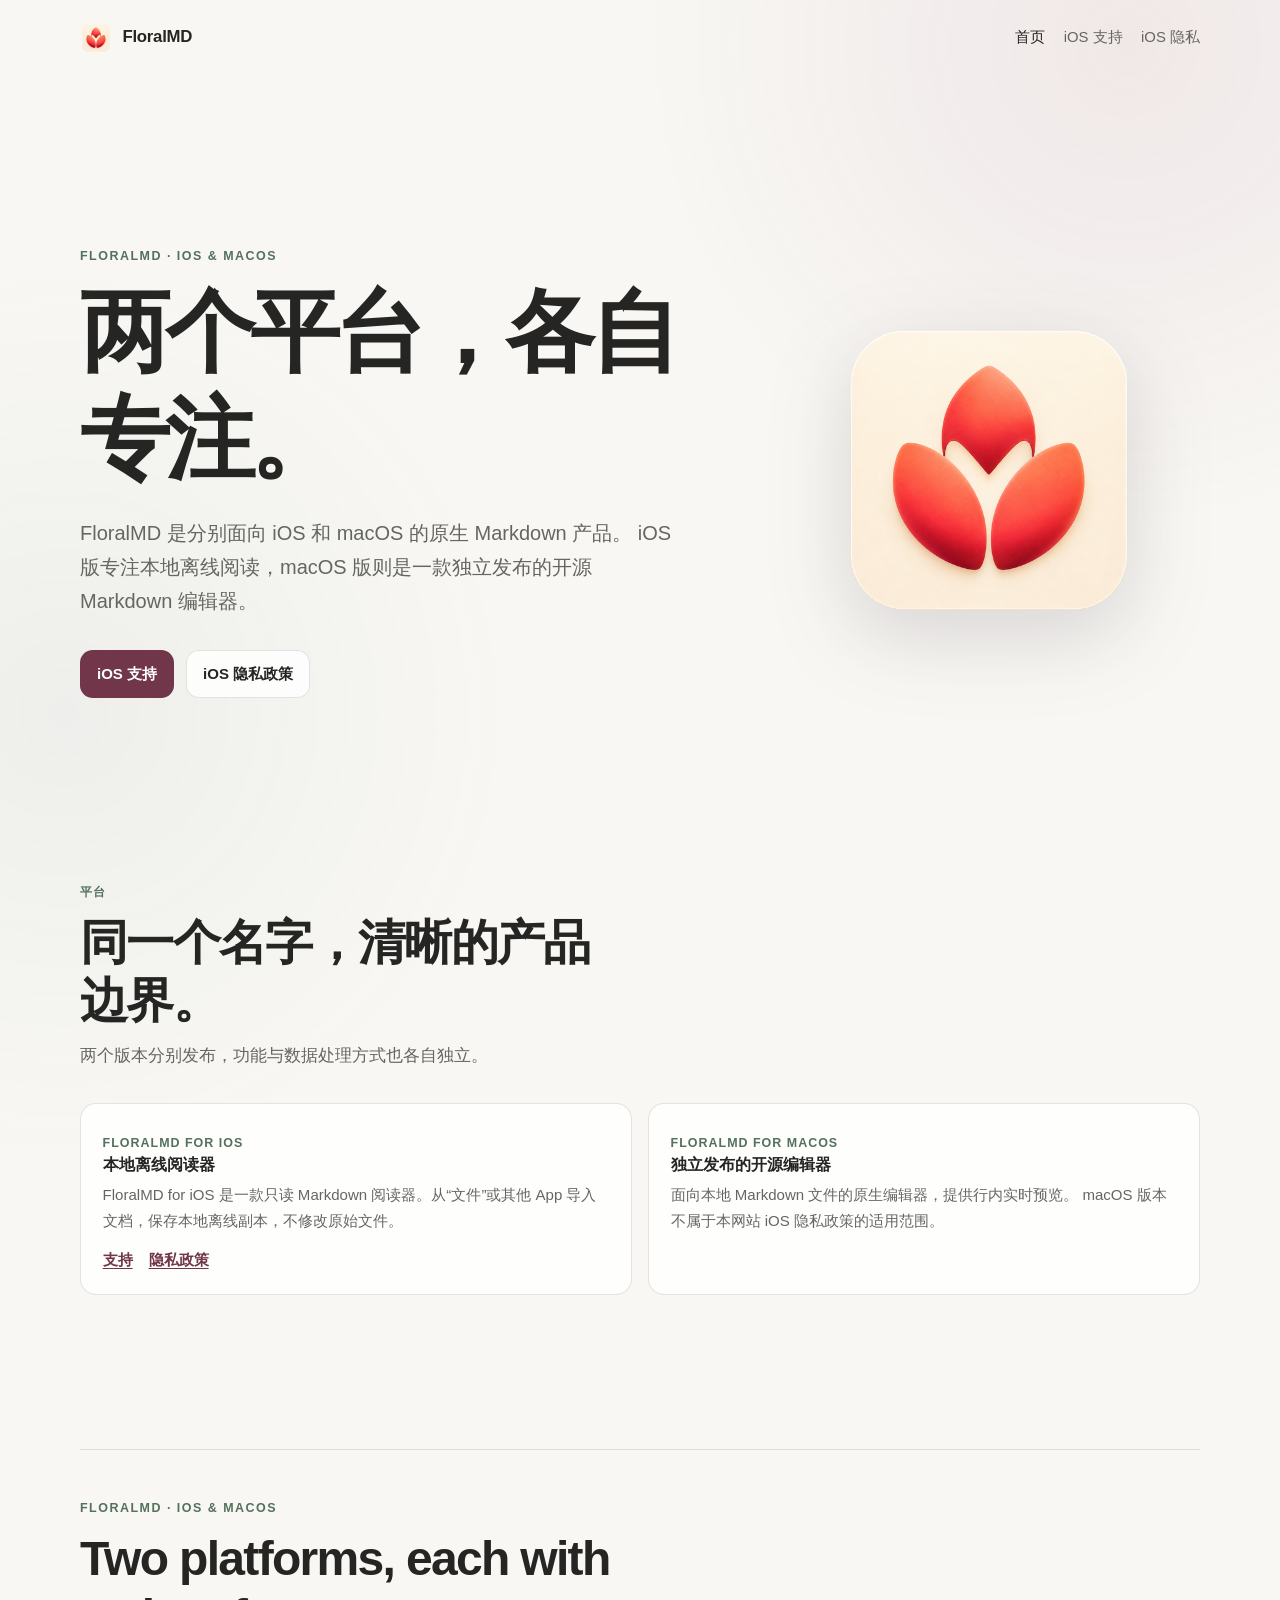
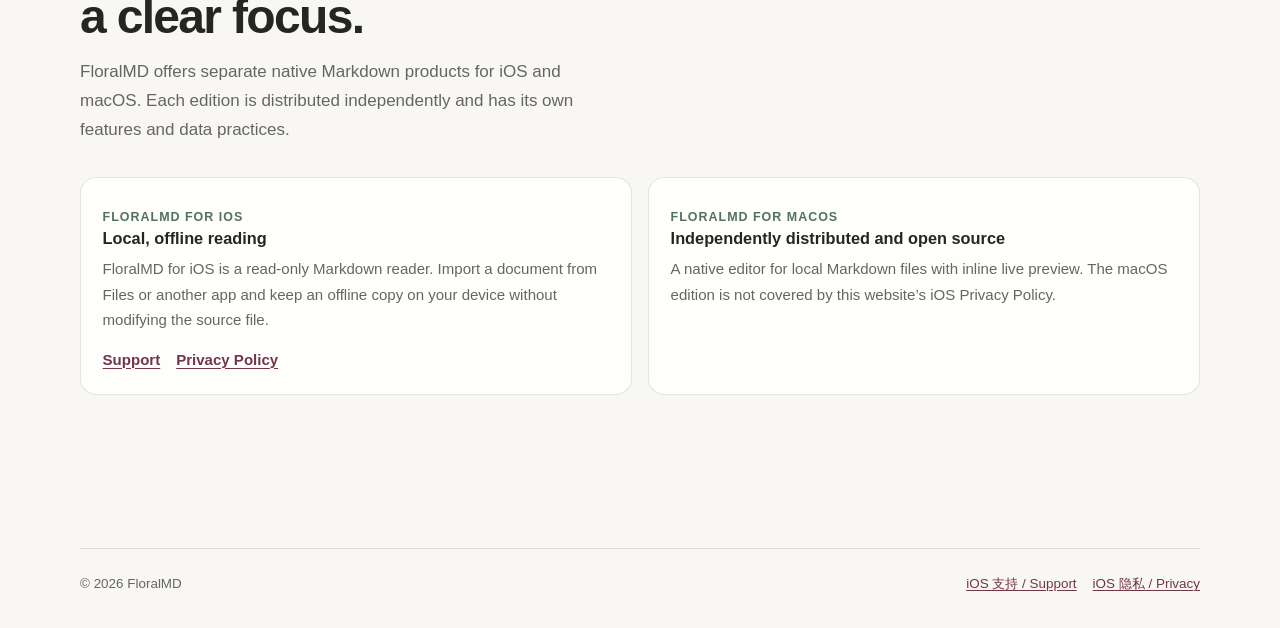
<file: index.html>
<!doctype html>
<html lang="zh-CN">
  <head>
    <meta charset="utf-8">
    <meta name="viewport" content="width=device-width, initial-scale=1">
    <meta
      name="description"
      content="FloralMD 为 iOS 与 macOS 提供各自独立的原生 Markdown 体验。"
    >
    <title>FloralMD — Markdown for iOS and macOS</title>
    <link rel="icon" href="./app-icon.png">
    <link rel="stylesheet" href="./styles.css">
  </head>
  <body>
    <a class="skip-link" href="#main">跳到主要内容</a>
    <header class="site-header">
      <a class="brand" href="./" aria-label="FloralMD 首页">
        <img class="brand-icon" src="./app-icon.png" alt="">
        <span>FloralMD</span>
      </a>
      <nav class="site-nav" aria-label="主要导航">
        <a href="./" aria-current="page">首页</a>
        <a href="./support/">iOS 支持</a>
        <a href="./privacy/">iOS 隐私</a>
      </nav>
    </header>

    <main class="page-shell" id="main">
      <section class="hero">
        <div>
          <p class="eyebrow">FloralMD · iOS &amp; macOS</p>
          <h1>两个平台，各自专注。</h1>
          <p class="hero-copy">
            FloralMD 是分别面向 iOS 和 macOS 的原生 Markdown 产品。
            iOS 版专注本地离线阅读，macOS 版则是一款独立发布的开源 Markdown 编辑器。
          </p>
          <div class="hero-actions">
            <a class="button primary" href="./support/">iOS 支持</a>
            <a class="button" href="./privacy/">iOS 隐私政策</a>
          </div>
        </div>
        <div class="app-icon-stage">
          <img
            class="hero-app-icon"
            src="./app-icon.png"
            alt="FloralMD App 图标"
          >
        </div>
      </section>

      <section class="section">
        <div class="section-heading">
          <p class="eyebrow">平台</p>
          <h2>同一个名字，清晰的产品边界。</h2>
          <p class="section-intro">
            两个版本分别发布，功能与数据处理方式也各自独立。
          </p>
        </div>
        <div class="platform-grid">
          <article class="platform-card">
            <p class="platform-label">FloralMD for iOS</p>
            <h3>本地离线阅读器</h3>
            <p>
              FloralMD for iOS 是一款只读 Markdown 阅读器。从“文件”或其他 App
              导入文档，保存本地离线副本，不修改原始文件。
            </p>
            <p class="card-links">
              <a href="./support/">支持</a>
              <a href="./privacy/">隐私政策</a>
            </p>
          </article>
          <article class="platform-card">
            <p class="platform-label">FloralMD for macOS</p>
            <h3>独立发布的开源编辑器</h3>
            <p>
              面向本地 Markdown 文件的原生编辑器，提供行内实时预览。
              macOS 版本不属于本网站 iOS 隐私政策的适用范围。
            </p>
          </article>
        </div>
      </section>

      <section class="section english-block" lang="en">
        <div class="section-heading">
          <p class="eyebrow">FloralMD · iOS &amp; macOS</p>
          <h2>Two platforms, each with a clear focus.</h2>
          <p class="section-intro">
            FloralMD offers separate native Markdown products for iOS and
            macOS. Each edition is distributed independently and has its own
            features and data practices.
          </p>
        </div>
        <div class="platform-grid">
          <article class="platform-card">
            <p class="platform-label">FloralMD for iOS</p>
            <h3>Local, offline reading</h3>
            <p>
              FloralMD for iOS is a read-only Markdown reader. Import a
              document from Files or another app and keep an offline copy on
              your device without modifying the source file.
            </p>
            <p class="card-links">
              <a href="./support/">Support</a>
              <a href="./privacy/">Privacy Policy</a>
            </p>
          </article>
          <article class="platform-card">
            <p class="platform-label">FloralMD for macOS</p>
            <h3>Independently distributed and open source</h3>
            <p>
              A native editor for local Markdown files with inline live
              preview. The macOS edition is not covered by this website’s iOS
              Privacy Policy.
            </p>
          </article>
        </div>
      </section>
    </main>

    <footer class="site-footer">
      <span>© 2026 FloralMD</span>
      <span class="footer-links">
        <a href="./support/">iOS 支持 / Support</a>
        <a href="./privacy/">iOS 隐私 / Privacy</a>
      </span>
    </footer>
  </body>
</html>
</file>
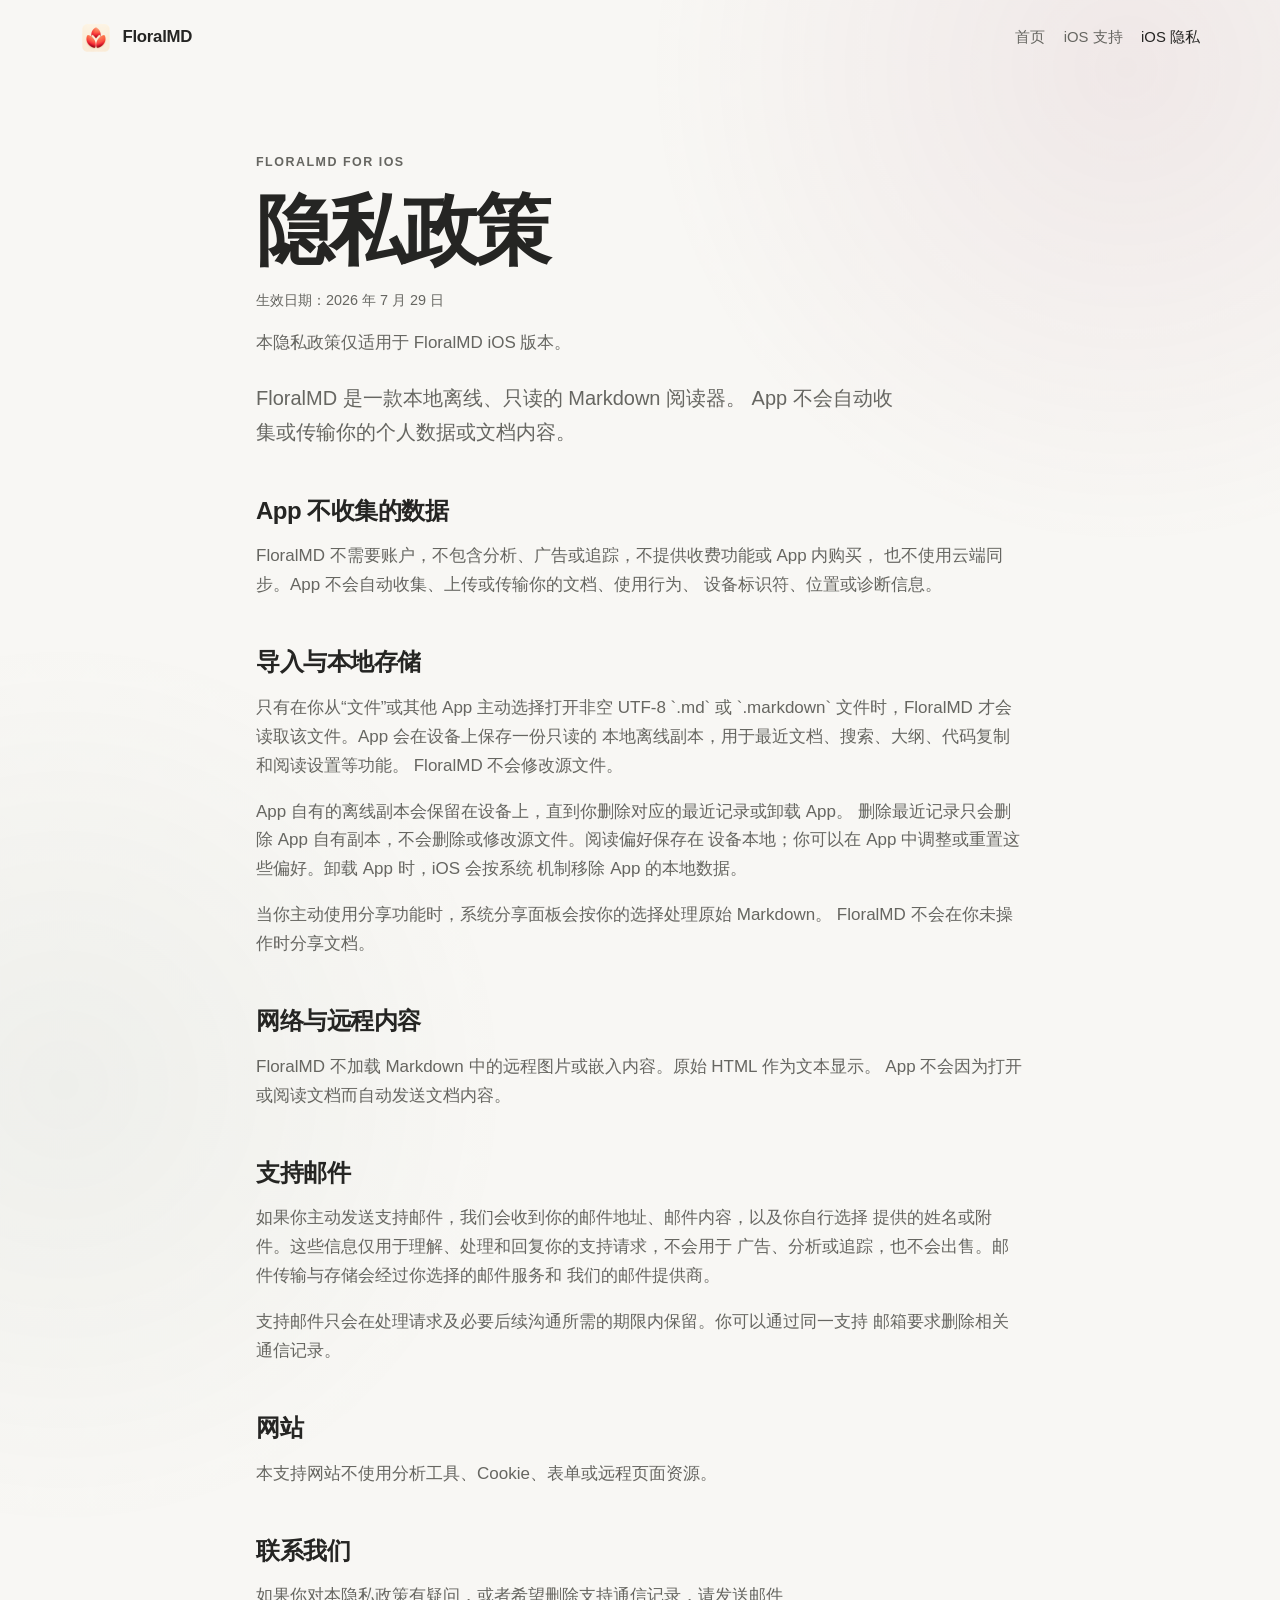
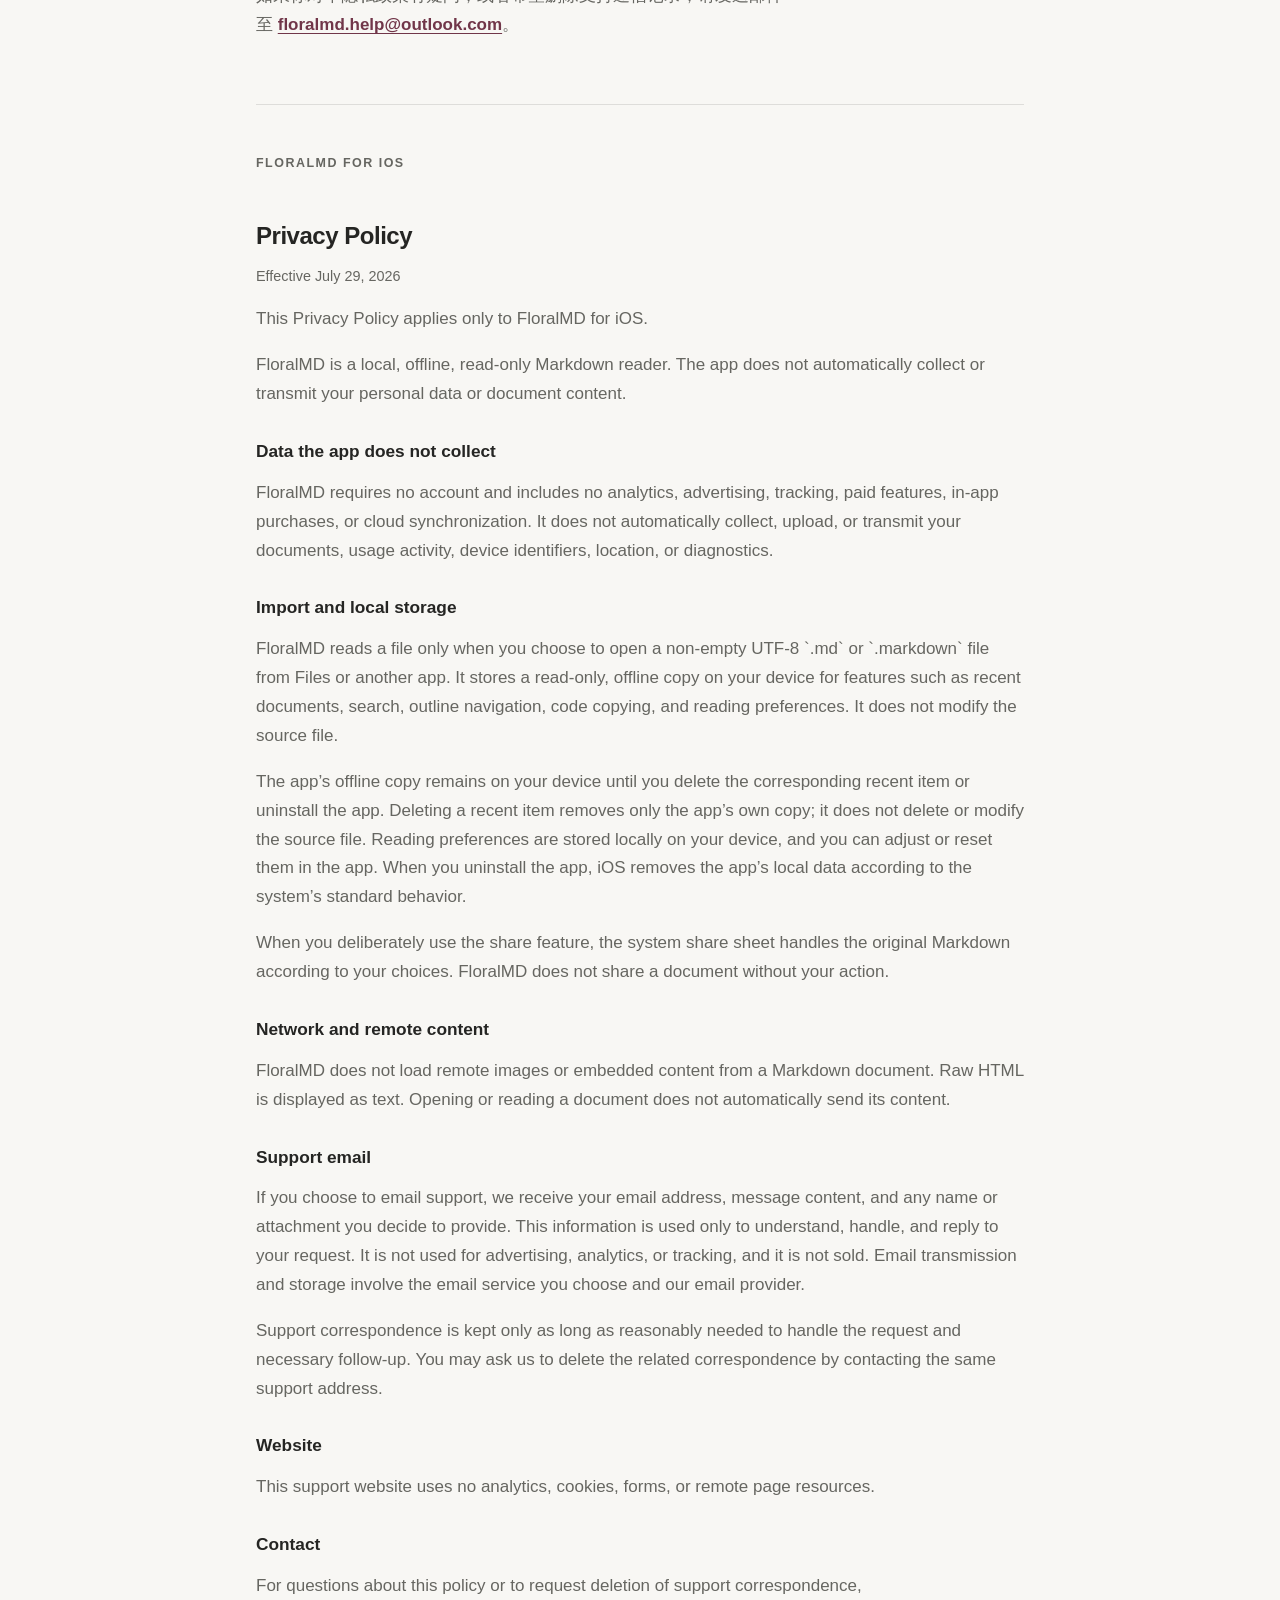
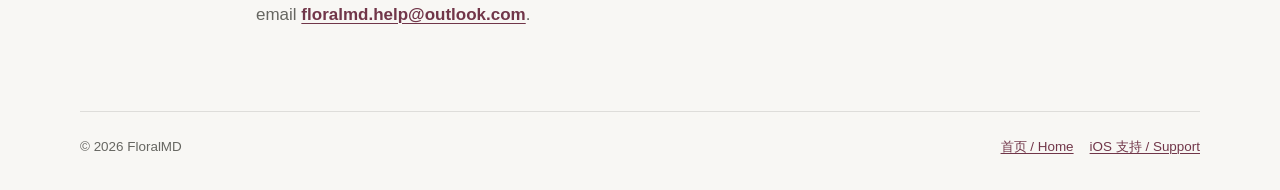
<file: privacy/index.html>
<!doctype html>
<html lang="zh-CN">
  <head>
    <meta charset="utf-8">
    <meta name="viewport" content="width=device-width, initial-scale=1">
    <meta
      name="description"
      content="FloralMD iOS 隐私政策。"
    >
    <title>隐私政策 — FloralMD</title>
    <link rel="icon" href="../app-icon.png">
    <link rel="stylesheet" href="../styles.css">
  </head>
  <body>
    <a class="skip-link" href="#main">跳到主要内容</a>
    <header class="site-header">
      <a class="brand" href="../" aria-label="FloralMD 首页">
        <img class="brand-icon" src="../app-icon.png" alt="">
        <span>FloralMD</span>
      </a>
      <nav class="site-nav" aria-label="主要导航">
        <a href="../">首页</a>
        <a href="../support/">iOS 支持</a>
        <a href="./" aria-current="page">iOS 隐私</a>
      </nav>
    </header>

    <main class="page-shell prose" id="main">
      <p class="eyebrow">FloralMD for iOS</p>
      <h1 class="page-title">隐私政策</h1>
      <p class="meta">生效日期：2026 年 7 月 29 日</p>
      <p>
        本隐私政策仅适用于 FloralMD iOS 版本。
      </p>
      <p class="hero-copy">
        FloralMD 是一款本地离线、只读的 Markdown 阅读器。
        App 不会自动收集或传输你的个人数据或文档内容。
      </p>

      <h2>App 不收集的数据</h2>
      <p>
        FloralMD 不需要账户，不包含分析、广告或追踪，不提供收费功能或 App 内购买，
        也不使用云端同步。App 不会自动收集、上传或传输你的文档、使用行为、
        设备标识符、位置或诊断信息。
      </p>

      <h2>导入与本地存储</h2>
      <p>
        只有在你从“文件”或其他 App 主动选择打开非空 UTF-8 `.md` 或
        `.markdown` 文件时，FloralMD 才会读取该文件。App 会在设备上保存一份只读的
        本地离线副本，用于最近文档、搜索、大纲、代码复制和阅读设置等功能。
        FloralMD 不会修改源文件。
      </p>
      <p>
        App 自有的离线副本会保留在设备上，直到你删除对应的最近记录或卸载 App。
        删除最近记录只会删除 App 自有副本，不会删除或修改源文件。阅读偏好保存在
        设备本地；你可以在 App 中调整或重置这些偏好。卸载 App 时，iOS 会按系统
        机制移除 App 的本地数据。
      </p>
      <p>
        当你主动使用分享功能时，系统分享面板会按你的选择处理原始 Markdown。
        FloralMD 不会在你未操作时分享文档。
      </p>

      <h2>网络与远程内容</h2>
      <p>
        FloralMD 不加载 Markdown 中的远程图片或嵌入内容。原始 HTML 作为文本显示。
        App 不会因为打开或阅读文档而自动发送文档内容。
      </p>

      <h2>支持邮件</h2>
      <p>
        如果你主动发送支持邮件，我们会收到你的邮件地址、邮件内容，以及你自行选择
        提供的姓名或附件。这些信息仅用于理解、处理和回复你的支持请求，不会用于
        广告、分析或追踪，也不会出售。邮件传输与存储会经过你选择的邮件服务和
        我们的邮件提供商。
      </p>
      <p>
        支持邮件只会在处理请求及必要后续沟通所需的期限内保留。你可以通过同一支持
        邮箱要求删除相关通信记录。
      </p>

      <h2>网站</h2>
      <p>
        本支持网站不使用分析工具、Cookie、表单或远程页面资源。
      </p>

      <h2>联系我们</h2>
      <p>
        如果你对本隐私政策有疑问，或者希望删除支持通信记录，请发送邮件至
        <a class="email-link" href="mailto:floralmd.help@outlook.com">
          floralmd.help@outlook.com</a>。
      </p>

      <section class="english-block" lang="en">
        <p class="eyebrow">FloralMD for iOS</p>
        <h2>Privacy Policy</h2>
        <p class="meta">Effective July 29, 2026</p>
        <p>
          This Privacy Policy applies only to FloralMD for iOS.
        </p>
        <p>
          FloralMD is a local, offline, read-only Markdown reader. The app does
          not automatically collect or transmit your personal data or document
          content.
        </p>

        <h3>Data the app does not collect</h3>
        <p>
          FloralMD requires no account and includes no analytics, advertising,
          tracking, paid features, in-app purchases, or cloud synchronization.
          It does not automatically collect, upload, or transmit your documents,
          usage activity, device identifiers, location, or diagnostics.
        </p>

        <h3>Import and local storage</h3>
        <p>
          FloralMD reads a file only when you choose to open a non-empty UTF-8
          `.md` or `.markdown` file from Files or another app. It stores a
          read-only, offline copy on your device for features such as recent
          documents, search, outline navigation, code copying, and reading
          preferences. It does not modify the source file.
        </p>
        <p>
          The app’s offline copy remains on your device until you delete the
          corresponding recent item or uninstall the app. Deleting a recent
          item removes only the app’s own copy; it does not delete or modify
          the source file. Reading preferences are stored locally on your
          device, and you can adjust or reset them in the app. When you
          uninstall the app, iOS removes the app’s local data according to
          the system’s standard behavior.
        </p>
        <p>
          When you deliberately use the share feature, the system share sheet
          handles the original Markdown according to your choices. FloralMD
          does not share a document without your action.
        </p>

        <h3>Network and remote content</h3>
        <p>
          FloralMD does not load remote images or embedded content from a
          Markdown document. Raw HTML is displayed as text. Opening or reading
          a document does not automatically send its content.
        </p>

        <h3>Support email</h3>
        <p>
          If you choose to email support, we receive your email address, message
          content, and any name or attachment you decide to provide. This
          information is used only to understand, handle, and reply to your
          request. It is not used for advertising, analytics, or tracking, and
          it is not sold. Email transmission and storage involve the email
          service you choose and our email provider.
        </p>
        <p>
          Support correspondence is kept only as long as reasonably needed to
          handle the request and necessary follow-up. You may ask us to delete
          the related correspondence by contacting the same support address.
        </p>

        <h3>Website</h3>
        <p>
          This support website uses no analytics, cookies, forms, or remote page
          resources.
        </p>

        <h3>Contact</h3>
        <p>
          For questions about this policy or to request deletion of support
          correspondence, email
          <a class="email-link" href="mailto:floralmd.help@outlook.com">
            floralmd.help@outlook.com</a>.
        </p>
      </section>
    </main>

    <footer class="site-footer">
      <span>© 2026 FloralMD</span>
      <span class="footer-links">
        <a href="../">首页 / Home</a>
        <a href="../support/">iOS 支持 / Support</a>
      </span>
    </footer>
  </body>
</html>
</file>
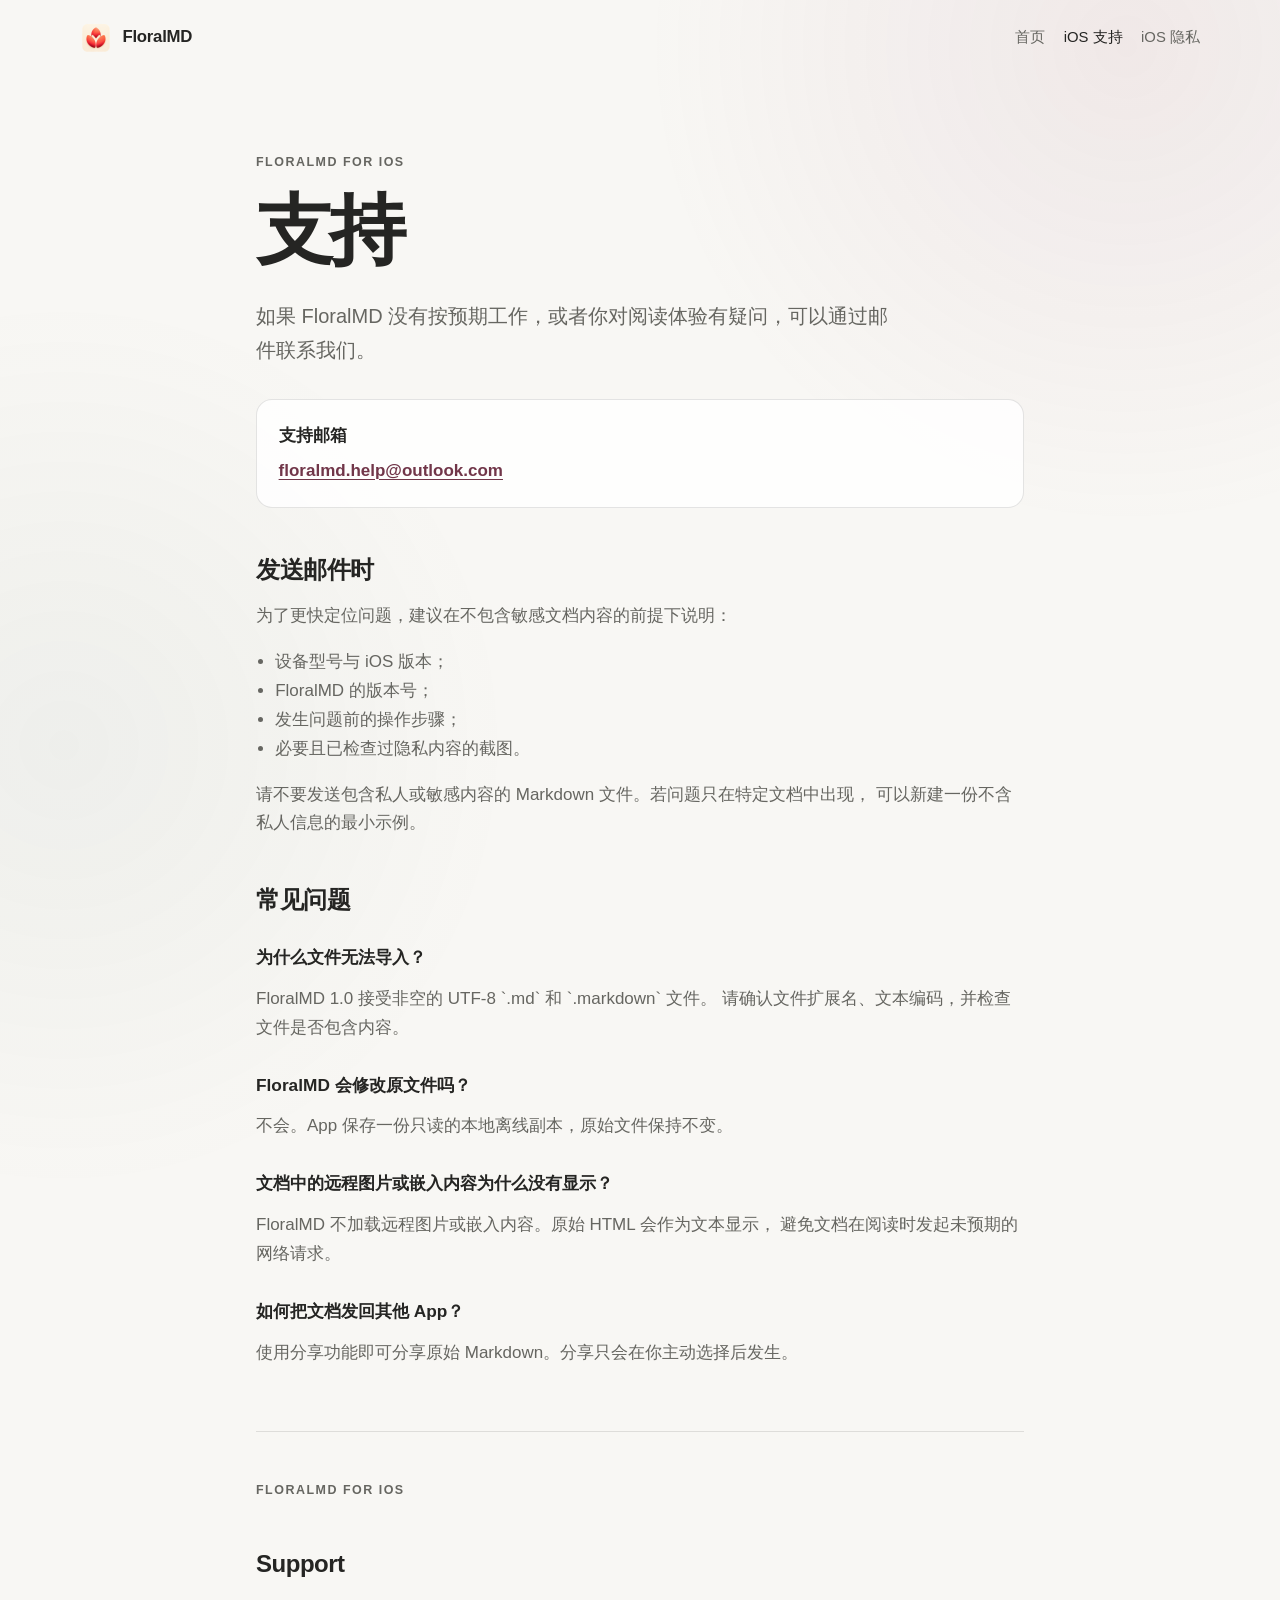
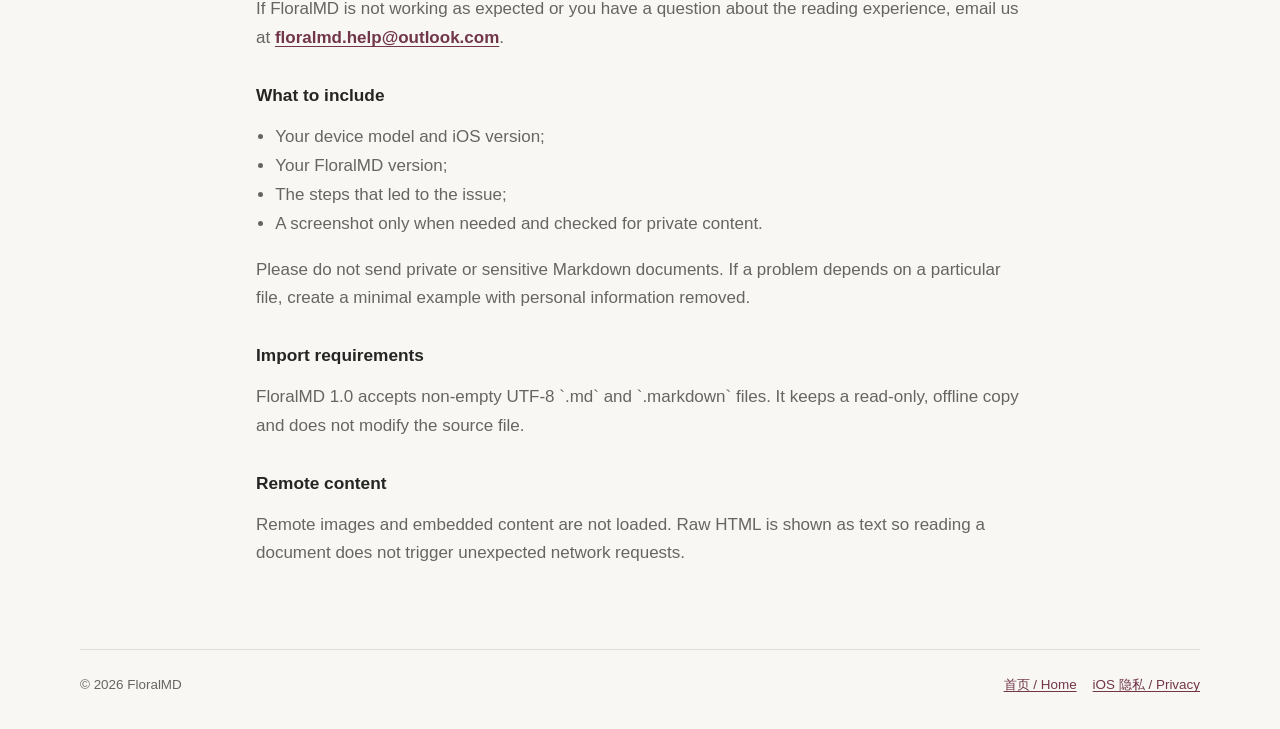
<file: support/index.html>
<!doctype html>
<html lang="zh-CN">
  <head>
    <meta charset="utf-8">
    <meta name="viewport" content="width=device-width, initial-scale=1">
    <meta
      name="description"
      content="FloralMD iOS 支持信息与联系方式。"
    >
    <title>支持 — FloralMD</title>
    <link rel="icon" href="../app-icon.png">
    <link rel="stylesheet" href="../styles.css">
  </head>
  <body>
    <a class="skip-link" href="#main">跳到主要内容</a>
    <header class="site-header">
      <a class="brand" href="../" aria-label="FloralMD 首页">
        <img class="brand-icon" src="../app-icon.png" alt="">
        <span>FloralMD</span>
      </a>
      <nav class="site-nav" aria-label="主要导航">
        <a href="../">首页</a>
        <a href="./" aria-current="page">iOS 支持</a>
        <a href="../privacy/">iOS 隐私</a>
      </nav>
    </header>

    <main class="page-shell prose" id="main">
      <p class="eyebrow">FloralMD for iOS</p>
      <h1 class="page-title">支持</h1>
      <p class="hero-copy">
        如果 FloralMD 没有按预期工作，或者你对阅读体验有疑问，可以通过邮件联系我们。
      </p>

      <div class="contact-card">
        <strong>支持邮箱</strong>
        <a class="email-link" href="mailto:floralmd.help@outlook.com">
          floralmd.help@outlook.com
        </a>
      </div>

      <h2>发送邮件时</h2>
      <p>为了更快定位问题，建议在不包含敏感文档内容的前提下说明：</p>
      <ul>
        <li>设备型号与 iOS 版本；</li>
        <li>FloralMD 的版本号；</li>
        <li>发生问题前的操作步骤；</li>
        <li>必要且已检查过隐私内容的截图。</li>
      </ul>
      <p>
        请不要发送包含私人或敏感内容的 Markdown 文件。若问题只在特定文档中出现，
        可以新建一份不含私人信息的最小示例。
      </p>

      <h2>常见问题</h2>
      <h3>为什么文件无法导入？</h3>
      <p>
        FloralMD 1.0 接受非空的 UTF-8 `.md` 和 `.markdown` 文件。
        请确认文件扩展名、文本编码，并检查文件是否包含内容。
      </p>

      <h3>FloralMD 会修改原文件吗？</h3>
      <p>
        不会。App 保存一份只读的本地离线副本，原始文件保持不变。
      </p>

      <h3>文档中的远程图片或嵌入内容为什么没有显示？</h3>
      <p>
        FloralMD 不加载远程图片或嵌入内容。原始 HTML 会作为文本显示，
        避免文档在阅读时发起未预期的网络请求。
      </p>

      <h3>如何把文档发回其他 App？</h3>
      <p>
        使用分享功能即可分享原始 Markdown。分享只会在你主动选择后发生。
      </p>

      <section class="english-block" lang="en">
        <p class="eyebrow">FloralMD for iOS</p>
        <h2>Support</h2>
        <p>
          If FloralMD is not working as expected or you have a question about
          the reading experience, email us at
          <a class="email-link" href="mailto:floralmd.help@outlook.com">
            floralmd.help@outlook.com</a>.
        </p>

        <h3>What to include</h3>
        <ul>
          <li>Your device model and iOS version;</li>
          <li>Your FloralMD version;</li>
          <li>The steps that led to the issue;</li>
          <li>A screenshot only when needed and checked for private content.</li>
        </ul>
        <p>
          Please do not send private or sensitive Markdown documents. If a
          problem depends on a particular file, create a minimal example with
          personal information removed.
        </p>

        <h3>Import requirements</h3>
        <p>
          FloralMD 1.0 accepts non-empty UTF-8 `.md` and `.markdown` files.
          It keeps a read-only, offline copy and does not modify the source file.
        </p>

        <h3>Remote content</h3>
        <p>
          Remote images and embedded content are not loaded. Raw HTML is shown
          as text so reading a document does not trigger unexpected network
          requests.
        </p>
      </section>
    </main>

    <footer class="site-footer">
      <span>© 2026 FloralMD</span>
      <span class="footer-links">
        <a href="../">首页 / Home</a>
        <a href="../privacy/">iOS 隐私 / Privacy</a>
      </span>
    </footer>
  </body>
</html>
</file>
<file: styles.css>
:root {
  color-scheme: light dark;
  --background: #f8f7f4;
  --surface: rgba(255, 255, 255, 0.82);
  --text: #252523;
  --muted: #666661;
  --line: rgba(37, 37, 35, 0.12);
  --accent: #9a4f68;
  --accent-strong: #713649;
  --accent-soft: #f3e5e9;
  --leaf: #54715d;
  --shadow: 0 18px 50px rgba(73, 54, 59, 0.08);
  font-family:
    -apple-system, BlinkMacSystemFont, "SF Pro Text", "PingFang SC",
    "Helvetica Neue", sans-serif;
}

* {
  box-sizing: border-box;
}

html {
  background: var(--background);
  scroll-behavior: smooth;
}

body {
  min-height: 100vh;
  margin: 0;
  color: var(--text);
  background:
    radial-gradient(circle at 88% 2%, rgba(154, 79, 104, 0.09), transparent 30rem),
    radial-gradient(circle at 5% 32%, rgba(84, 113, 93, 0.06), transparent 28rem),
    var(--background);
  font-size: 17px;
  line-height: 1.7;
  text-rendering: optimizeLegibility;
}

a {
  color: var(--accent-strong);
  text-underline-offset: 0.18em;
  text-decoration-thickness: 0.08em;
}

a:hover {
  color: var(--accent);
}

a:focus-visible {
  outline: 3px solid color-mix(in srgb, var(--accent) 45%, transparent);
  outline-offset: 4px;
  border-radius: 0.2rem;
}

.skip-link {
  position: fixed;
  z-index: 10;
  top: 0.75rem;
  left: 0.75rem;
  padding: 0.55rem 0.8rem;
  color: var(--text);
  background: var(--surface);
  border: 1px solid var(--line);
  border-radius: 0.6rem;
  transform: translateY(-180%);
}

.skip-link:focus {
  transform: translateY(0);
}

.site-header,
.page-shell,
.site-footer {
  width: min(70rem, calc(100% - 2rem));
  margin-inline: auto;
}

.site-header {
  display: flex;
  align-items: center;
  justify-content: space-between;
  gap: 1.5rem;
  padding-block: 1.35rem;
}

.brand {
  display: inline-flex;
  align-items: center;
  gap: 0.65rem;
  color: var(--text);
  font-size: 1.05rem;
  font-weight: 700;
  letter-spacing: -0.015em;
  text-decoration: none;
}

.brand-icon {
  width: 2rem;
  height: 2rem;
  object-fit: contain;
}

.site-nav {
  display: flex;
  align-items: center;
  gap: 1.15rem;
  font-size: 0.93rem;
}

.site-nav a {
  color: var(--muted);
  text-decoration: none;
}

.site-nav a[aria-current="page"],
.site-nav a:hover {
  color: var(--text);
}

.page-shell {
  padding-block: clamp(2.2rem, 6vw, 5.5rem) 4rem;
}

.hero {
  display: grid;
  grid-template-columns: minmax(0, 1.18fr) minmax(17rem, 0.82fr);
  align-items: center;
  gap: clamp(2.5rem, 7vw, 6rem);
  min-height: min(40rem, calc(100vh - 8rem));
}

.eyebrow {
  margin: 0 0 0.7rem;
  color: var(--leaf);
  font-size: 0.78rem;
  font-weight: 750;
  letter-spacing: 0.12em;
  text-transform: uppercase;
}

h1,
h2,
h3,
p {
  text-wrap: pretty;
}

h1,
h2,
h3 {
  line-height: 1.2;
}

h1 {
  max-width: 13ch;
  margin: 0;
  font-size: clamp(2.8rem, 7vw, 5.8rem);
  letter-spacing: -0.055em;
}

.page-title {
  max-width: none;
  font-size: clamp(2.6rem, 6vw, 4.8rem);
}

.hero-copy {
  max-width: 40rem;
  margin: 1.4rem 0 0;
  color: var(--muted);
  font-size: clamp(1.05rem, 2vw, 1.25rem);
}

.hero-actions {
  display: flex;
  flex-wrap: wrap;
  gap: 0.75rem;
  margin-top: 2rem;
}

.button {
  display: inline-flex;
  min-height: 2.8rem;
  align-items: center;
  justify-content: center;
  padding: 0.62rem 1rem;
  border: 1px solid var(--line);
  border-radius: 0.8rem;
  color: var(--text);
  background: var(--surface);
  font-size: 0.94rem;
  font-weight: 650;
  text-decoration: none;
}

.button.primary {
  border-color: transparent;
  color: white;
  background: var(--accent-strong);
}

.app-icon-stage {
  display: grid;
  min-height: 22rem;
  place-items: center;
}

.hero-app-icon {
  width: min(20rem, 78vw);
  height: auto;
  filter: drop-shadow(0 1.6rem 2.5rem rgba(73, 54, 59, 0.18));
}

.section {
  padding-block: clamp(3rem, 7vw, 6rem);
}

.section + .section {
  border-top: 1px solid var(--line);
}

.section-heading {
  max-width: 34rem;
  margin-bottom: 2rem;
}

.section h2 {
  margin: 0;
  font-size: clamp(1.8rem, 4vw, 3rem);
  letter-spacing: -0.035em;
}

.section-intro {
  margin: 0.8rem 0 0;
  color: var(--muted);
}

.feature-grid,
.platform-grid {
  display: grid;
  grid-template-columns: repeat(3, minmax(0, 1fr));
  gap: 1rem;
}

.feature-card,
.platform-card,
.contact-card {
  padding: 1.35rem;
  background: var(--surface);
  border: 1px solid var(--line);
  border-radius: 1rem;
}

.feature-card h3,
.platform-card h3 {
  margin: 0;
  font-size: 1.02rem;
}

.feature-card p,
.platform-card p {
  margin: 0.5rem 0 0;
  color: var(--muted);
  font-size: 0.94rem;
}

.platform-grid {
  grid-template-columns: repeat(2, minmax(0, 1fr));
}

.platform-label {
  color: var(--leaf) !important;
  font-size: 0.78rem !important;
  font-weight: 750;
  letter-spacing: 0.08em;
  text-transform: uppercase;
}

.card-links {
  display: flex;
  flex-wrap: wrap;
  gap: 1rem;
  padding-top: 0.35rem;
}

.card-links a {
  font-weight: 700;
}

.english-block {
  margin-top: 4rem;
  padding-top: 3rem;
  border-top: 1px solid var(--line);
}

.prose {
  max-width: 48rem;
}

.prose h2 {
  margin: 3rem 0 0.8rem;
  font-size: 1.5rem;
  letter-spacing: -0.02em;
}

.prose h3 {
  margin: 2rem 0 0.5rem;
  font-size: 1.08rem;
}

.prose p,
.prose li {
  color: var(--muted);
}

.prose ul {
  padding-left: 1.2rem;
}

.meta {
  margin-top: 0.7rem;
  color: var(--muted);
  font-size: 0.9rem;
}

.contact-card {
  margin-block: 2rem 3rem;
}

.contact-card strong {
  display: block;
  margin-bottom: 0.4rem;
}

.email-link {
  overflow-wrap: anywhere;
  font-weight: 700;
}

.site-footer {
  display: flex;
  justify-content: space-between;
  gap: 1rem;
  padding-block: 1.5rem 2rem;
  color: var(--muted);
  border-top: 1px solid var(--line);
  font-size: 0.84rem;
}

.footer-links {
  display: flex;
  flex-wrap: wrap;
  gap: 1rem;
}

@media (max-width: 760px) {
  body {
    font-size: 16px;
  }

  .site-header {
    align-items: flex-start;
  }

  .site-nav {
    flex-wrap: wrap;
    justify-content: flex-end;
    gap: 0.45rem 0.85rem;
  }

  .hero {
    grid-template-columns: 1fr;
    min-height: auto;
  }

  .app-icon-stage {
    min-height: auto;
  }

  .feature-grid,
  .platform-grid {
    grid-template-columns: 1fr;
  }

  .site-footer {
    flex-direction: column;
  }
}

@media (max-width: 460px) {
  .site-header {
    display: block;
  }

  .site-nav {
    justify-content: flex-start;
    margin-top: 0.8rem;
  }

  .page-shell {
    padding-top: 2rem;
  }

  h1 {
    font-size: clamp(2.5rem, 15vw, 4rem);
  }
}

@media (prefers-color-scheme: dark) {
  :root {
    --background: #171716;
    --surface: rgba(38, 37, 36, 0.86);
    --text: #f2f0ec;
    --muted: #b7b3ac;
    --line: rgba(242, 240, 236, 0.13);
    --accent: #d990a7;
    --accent-strong: #e2a1b5;
    --accent-soft: rgba(217, 144, 167, 0.18);
    --leaf: #9fbea7;
    --shadow: 0 18px 50px rgba(0, 0, 0, 0.2);
  }

  .button.primary {
    color: #24171b;
  }
}

@media (prefers-reduced-motion: reduce) {
  html {
    scroll-behavior: auto;
  }
}
</file>
